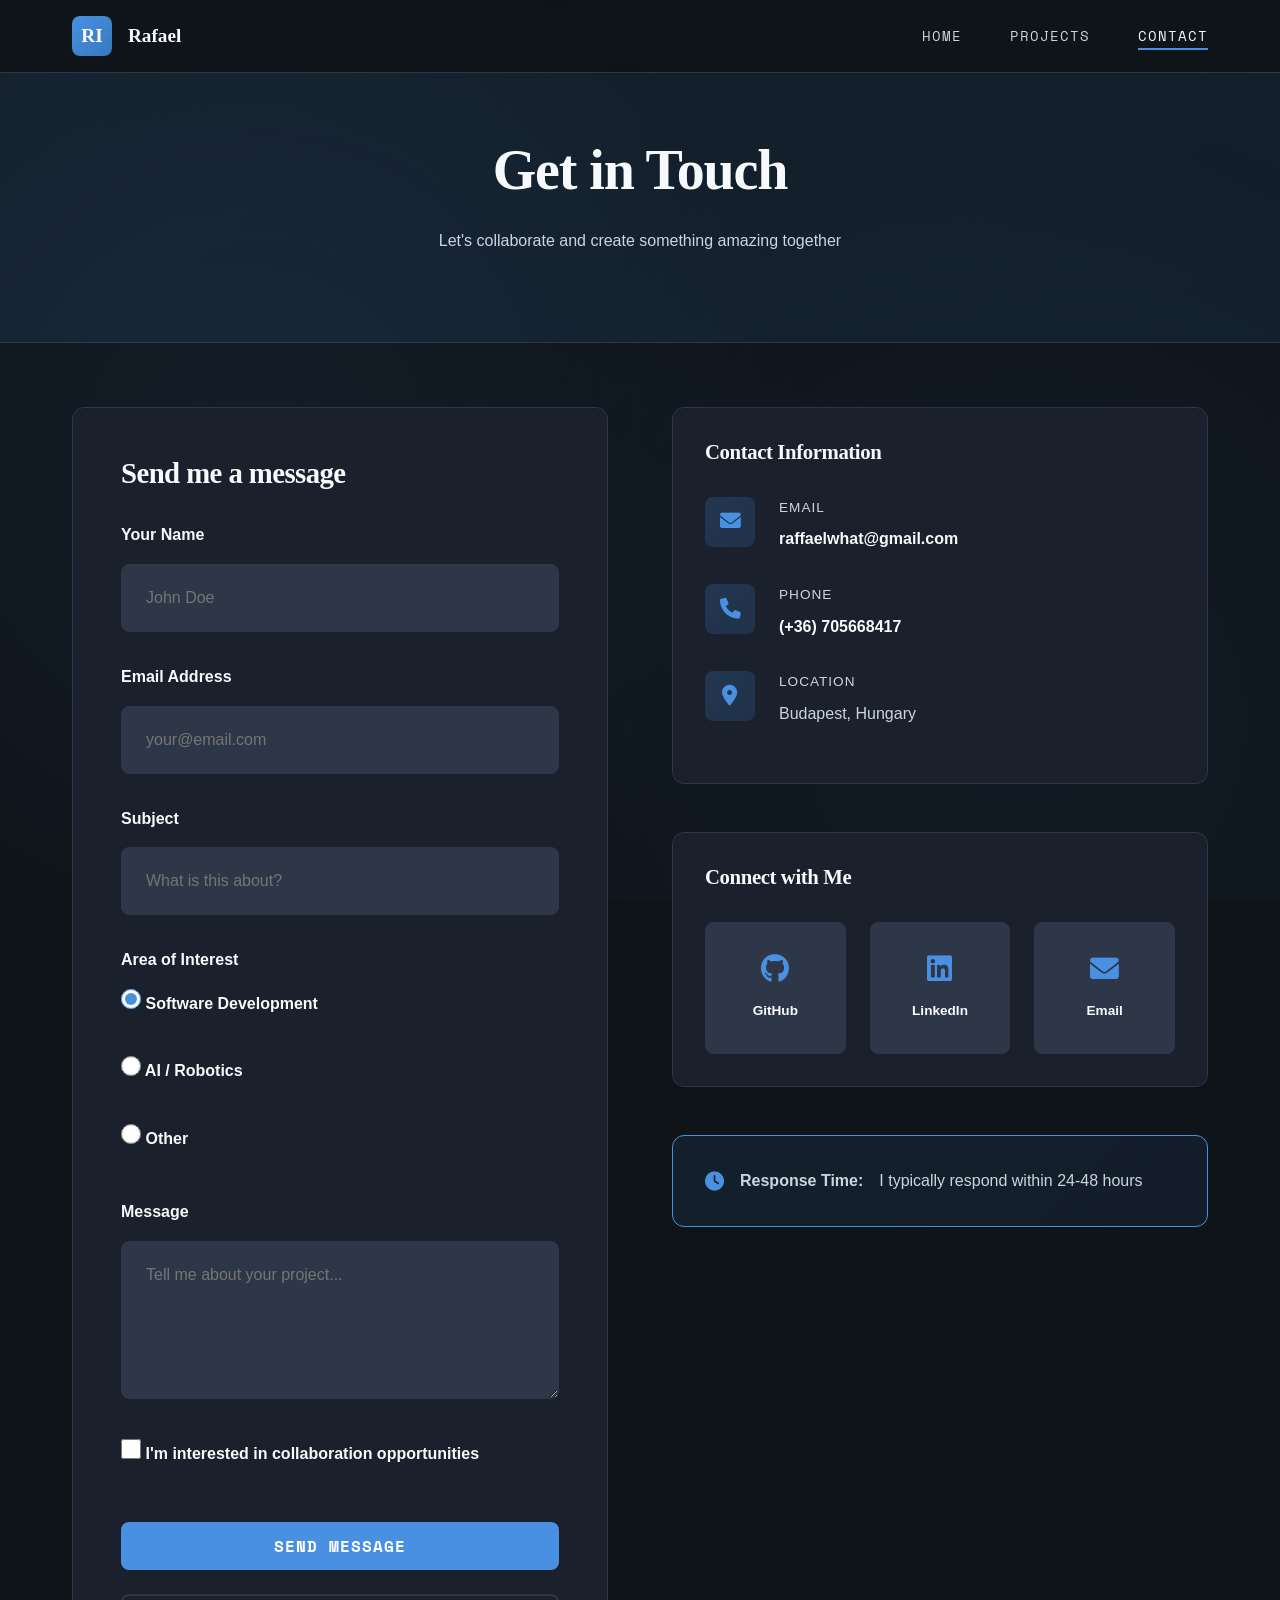
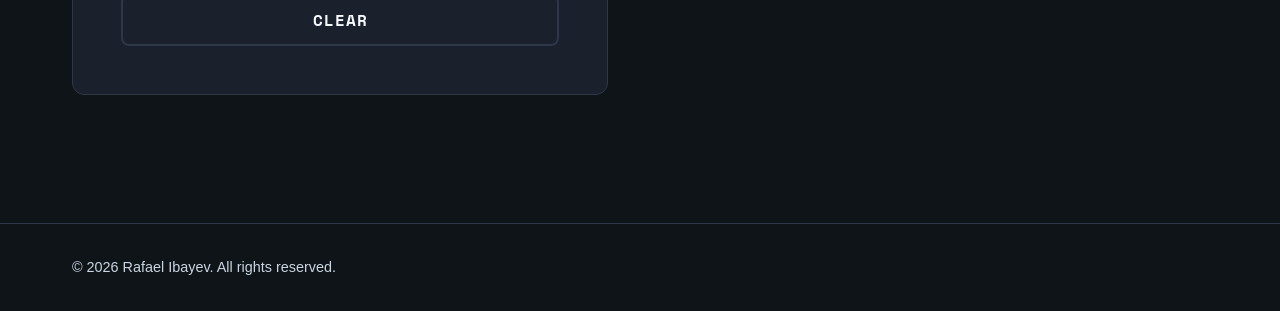
<file: contact.html>
<!DOCTYPE html>
<html lang="en"> <head>
    <meta charset="UTF-8"> <meta name="viewport" content="width=device-width, initial-scale=1.0">
    <title>Contact – Portfolio of Rafael Ibayev</title>
    <link rel="stylesheet" href="style.css">
    <link rel="stylesheet" href="https://cdnjs.cloudflare.com/ajax/libs/font-awesome/6.0.0/css/all.min.css">
    <link href="https://fonts.googleapis.com/css2?family=Space+Mono:wght@400;700&family=Lora:wght@600;700;800&display=swap" rel="stylesheet">
</head>
<body>
    <nav class="navbar">
        <div class="nav-wrapper">
            <div class="logo-section">
                <div class="logo">RI</div>
                <span class="logo-text">Rafael</span>
            </div>
            <ul class="nav-menu">
                <li><a href="index.html" class="nav-link">Home</a></li>
                <li><a href="projects.html" class="nav-link">Projects</a></li>
                <li><a href="contact.html" class="nav-link active">Contact</a></li>
            </ul>
            <div class="hamburger">
                <span></span><span></span><span></span>
            </div>
        </div>
    </nav>

    <main>
        <section class="contact-header">
            <div class="container">
                <h1>Get in Touch</h1>
                <p class="subtitle">Let's collaborate and create something amazing together</p>
            </div>
        </section>

        <section class="contact-section">
            <div class="container">
                <div class="contact-grid">
                    <div class="contact-form-wrapper">
                        <h2>Send me a message</h2>
                        <form class="contact-form" id="contactForm" method="post" action="mailto:raffaelwhat@gmail.com" enctype="text/plain">
                            <div class="form-group">
                                <label for="name">Your Name</label> <input type="text" id="name" name="name" required placeholder="John Doe" maxlength="50"> </div>

                            <div class="form-group">
                                <label for="email">Email Address</label>
                                <input type="email" id="email" name="email" required placeholder="your@email.com" maxlength="60">
                            </div>

                            <div class="form-group">
                                <label for="subject">Subject</label>
                                <input type="text" id="subject" name="subject" required placeholder="What is this about?" maxlength="100">
                            </div>

                            <div class="form-group">
                                <label>Area of Interest</label> <div class="radio-group">
                                    <label class="radio-label" for="interest-dev">
                                        <input type="radio" id="interest-dev" name="interest" value="development" checked>
                                        <span>Software Development</span>
                                    </label>
                                    <label class="radio-label" for="interest-ai">
                                        <input type="radio" id="interest-ai" name="interest" value="ai">
                                        <span>AI / Robotics</span>
                                    </label>
                                    <label class="radio-label" for="interest-other">
                                        <input type="radio" id="interest-other" name="interest" value="other">
                                        <span>Other</span>
                                    </label>
                                </div>
                            </div>

                            <div class="form-group">
                                <label for="message">Message</label> <textarea id="message" name="message" required placeholder="Tell me about your project..." rows="6" maxlength="1000"></textarea>
                            </div>

                            <div class="form-group checkbox-group">
                                <label class="checkbox-label" for="consent"> <input type="checkbox" id="consent" name="consent" required>
                                    <span>I'm interested in collaboration opportunities</span>
                                </label>
                            </div>

                            <button type="submit" class="btn btn-primary btn-large">Send Message</button>
                            <button type="reset" class="btn btn-secondary btn-large">Clear</button>
                        </form>
                    </div>

                    <div class="contact-info-wrapper">
                        <div class="contact-info-box">
                            <h3>Contact Information</h3>
                            <div class="info-item">
                                <div class="info-icon"><i class="fas fa-envelope"></i></div>
                                <div class="info-content">
                                    <p class="info-label">Email</p>
                                    <a href="mailto:raffaelwhat@gmail.com">raffaelwhat@gmail.com</a>
                                </div>
                            </div>

                            <div class="info-item">
                                <div class="info-icon"><i class="fas fa-phone"></i></div>
                                <div class="info-content">
                                    <p class="info-label">Phone</p>
                                    <a href="tel:+36705668417">(+36) 705668417</a>
                                </div>
                            </div>

                            <div class="info-item">
                                <div class="info-icon"><i class="fas fa-map-marker-alt"></i></div>
                                <div class="info-content">
                                    <p class="info-label">Location</p>
                                    <p>Budapest, Hungary</p>
                                </div>
                            </div>
                        </div>

                        <div class="social-box">
                            <h3>Connect with Me</h3>
                            <div class="social-links-grid">
                                <a href="https://github.com/falafell99" class="social-card" target="_blank">
                                    <i class="fab fa-github"></i>
                                    <span>GitHub</span>
                                </a>
                                <a href="https://www.linkedin.com/in/rafael-ibayev-17889b334/" class="social-card" target="_blank">
                                    <i class="fab fa-linkedin"></i>
                                    <span>LinkedIn</span>
                                </a>
                                <a href="mailto:raffaelwhat@gmail.com" class="social-card">
                                    <i class="fas fa-envelope"></i>
                                    <span>Email</span>
                                </a>
                            </div>
                        </div>

                        <div class="response-time-box">
                            <p>
                                <i class="fas fa-clock"></i>
                                <strong>Response Time:</strong> I typically respond within 24-48 hours
                            </p>
                        </div>
                    </div>
                </div>
            </div>
        </section>
    </main>

    <footer class="footer">
        <div class="container">
            <p>&copy; 2026 Rafael Ibayev. All rights reserved.</p>
        </div>
    </footer>
</body>
</html>
</file>
<file: style.css>
/* ================================
   VARIABLES & THEME
   ================================ */

:root {
    /* Colors */
    --bg-primary: #0f1419;
    --bg-secondary: #1a202c;
    --bg-tertiary: #2d3748;
    --text-primary: #f7fafc;
    --text-secondary: #cbd5e0;
    --accent-primary: #4a90e2;
    --accent-secondary: #357abd;
    --accent-tertiary: #c0d9f5;
    --border-color: #2d3748;
    
    /* Spacing */
    --spacing-xs: 0.5rem;
    --spacing-sm: 1rem;
    --spacing-md: 1.5rem;
    --spacing-lg: 2rem;
    --spacing-xl: 3rem;
    --spacing-2xl: 4rem;
    
    /* Typography */
    --font-serif: 'Palatino', 'Palatino Linotype', serif;
    --font-mono: 'Space Mono', monospace;
    --font-sans: -apple-system, BlinkMacSystemFont, 'Segoe UI', sans-serif;
    
    /* Transitions */
    --transition-fast: 0.2s ease;
    --transition-normal: 0.35s ease;
    --transition-slow: 0.5s ease;
}

/* ================================
   GLOBAL STYLES
   ================================ */

* {
    margin: 0;
    padding: 0;
    box-sizing: border-box;
}

html {
    scroll-behavior: smooth;
}

body {
    background: linear-gradient(135deg, #0f1419 0%, #1a2335 50%, #0d1117 100%);
    color: var(--text-primary);
    font-family: var(--font-sans);
    line-height: 1.6;
    min-height: 100vh;
    overflow-x: hidden;
    position: relative;
}

body::before {
    content: '';
    position: fixed;
    top: 0;
    left: 0;
    right: 0;
    bottom: 0;
    background: radial-gradient(circle at 20% 50%, rgba(74, 144, 226, 0.08) 0%, transparent 50%),
                radial-gradient(circle at 80% 80%, rgba(53, 122, 189, 0.08) 0%, transparent 50%);
    pointer-events: none;
    z-index: 0;
}

.container {
    max-width: 1200px;
    margin: 0 auto;
    padding: 0 var(--spacing-lg);
    position: relative;
    z-index: 1;
}

/* ================================
   TYPOGRAPHY
   ================================ */

h1, h2, h3, h4, h5, h6 {
    font-family: var(--font-serif);
    font-weight: 700;
    line-height: 1.2;
    letter-spacing: -0.02em;
}

h1 { font-size: 3.5rem; }
h2 { font-size: 2.5rem; }
h3 { font-size: 1.5rem; }
h4 { font-size: 1.25rem; }

p {
    font-size: 1rem;
    color: var(--text-secondary);
    margin-bottom: var(--spacing-md);
}

a {
    color: var(--accent-primary);
    text-decoration: none;
    transition: color var(--transition-fast);
}

a:hover {
    color: var(--accent-secondary);
}

/* ================================
   BUTTONS
   ================================ */

.btn {
    display: inline-flex;
    align-items: center;
    justify-content: center;
    gap: var(--spacing-sm);
    padding: 0.75rem 1.5rem;
    border: 2px solid transparent;
    border-radius: 8px;
    font-weight: 600;
    font-size: 0.95rem;
    cursor: pointer;
    transition: all var(--transition-fast);
    font-family: var(--font-mono);
    text-transform: uppercase;
    letter-spacing: 1px;
}

.btn-large {
    padding: 1rem 2rem;
    font-size: 1rem;
    width: 100%;
    margin-top: var(--spacing-md);
}

.btn-primary {
    background: linear-gradient(135deg, #4a90e2 0%, #357abd 100%);
    color: white;
    border-color: transparent;
}

.btn-primary:hover {
    transform: translateY(-3px);
    box-shadow: 0 15px 40px rgba(74, 144, 226, 0.4);
}

.btn-secondary {
    background: transparent;
    color: var(--text-primary);
    border-color: var(--border-color);
}

.btn-secondary:hover {
    background: var(--bg-tertiary);
    border-color: var(--accent-primary);
}

/* ================================
   NAVBAR
   ================================ */

.navbar {
    position: sticky;
    top: 0;
    z-index: 1000;
    background: rgba(15, 20, 25, 0.9);
    backdrop-filter: blur(10px);
    border-bottom: 1px solid var(--border-color);
    padding: var(--spacing-md) 0;
}

.nav-wrapper {
    display: flex;
    justify-content: space-between;
    align-items: center;
    max-width: 1200px;
    margin: 0 auto;
    padding: 0 var(--spacing-lg);
}

.logo-section {
    display: flex;
    align-items: center;
    gap: var(--spacing-sm);
}

.logo {
    width: 40px;
    height: 40px;
    background: linear-gradient(135deg, var(--accent-primary) 0%, var(--accent-secondary) 100%);
    border-radius: 8px;
    display: flex;
    align-items: center;
    justify-content: center;
    font-weight: 800;
    font-size: 1.2rem;
    color: white;
    font-family: var(--font-serif);
}

.logo-text {
    font-family: var(--font-serif);
    font-size: 1.2rem;
    font-weight: 700;
    display: none;
}

@media (min-width: 768px) {
    .logo-text {
        display: block;
    }
}

.nav-menu {
    display: flex;
    list-style: none;
    gap: var(--spacing-xl);
}

.nav-link {
    color: var(--text-secondary);
    font-family: var(--font-mono);
    font-size: 0.9rem;
    text-transform: uppercase;
    letter-spacing: 1px;
    transition: color var(--transition-fast);
    position: relative;
}

.nav-link::after {
    content: '';
    position: absolute;
    bottom: -4px;
    left: 0;
    width: 0;
    height: 2px;
    background: var(--accent-primary);
    transition: width var(--transition-fast);
}

.nav-link:hover::after,
.nav-link.active::after {
    width: 100%;
}

.nav-link:hover,
.nav-link.active {
    color: var(--text-primary);
}

.hamburger {
    display: none;
    flex-direction: column;
    cursor: pointer;
    gap: 5px;
}

.hamburger span {
    width: 25px;
    height: 3px;
    background: var(--text-primary);
    border-radius: 2px;
    transition: all var(--transition-fast);
}

@media (max-width: 768px) {
    .nav-menu {
        display: none;
    }
    .hamburger {
        display: flex;
    }
}

/* ================================
   HERO SECTION
   ================================ */

.hero {
    padding: var(--spacing-2xl) 0;
    min-height: 85vh;
    display: flex;
    align-items: center;
    animation: fadeInUp 0.8s ease 0.2s both;
}

.hero .container {
    display: grid;
    grid-template-columns: 1fr 1fr;
    gap: var(--spacing-2xl);
    align-items: center;
}

.hero-content h1 {
    margin-bottom: var(--spacing-md);
    animation: fadeInUp 0.8s ease 0.3s both;
}

.gradient-text {
    background: linear-gradient(135deg, #10b981 0%, #059669 100%);
    -webkit-background-clip: text;
    -webkit-text-fill-color: transparent;
    background-clip: text;
}

.hero-subtitle {
    font-family: var(--font-mono);
    font-size: 1.1rem;
    color: var(--accent-primary);
    text-transform: uppercase;
    letter-spacing: 2px;
    margin-bottom: var(--spacing-sm);
    animation: fadeInUp 0.8s ease 0.4s both;
}

.hero-description {
    font-size: 1.1rem;
    line-height: 1.8;
    margin-bottom: var(--spacing-xl);
    animation: fadeInUp 0.8s ease 0.5s both;
}

.hero-cta {
    display: flex;
    gap: var(--spacing-md);
    margin-bottom: var(--spacing-xl);
    animation: fadeInUp 0.8s ease 0.6s both;
    flex-wrap: wrap;
}

.social-icons {
    display: flex;
    gap: var(--spacing-lg);
    animation: fadeInUp 0.8s ease 0.7s both;
}

.social-link {
    width: 50px;
    height: 50px;
    border: 2px solid var(--border-color);
    border-radius: 8px;
    display: flex;
    align-items: center;
    justify-content: center;
    font-size: 1.5rem;
    transition: all var(--transition-fast);
    color: var(--text-primary);
}

.social-link:hover {
    background: linear-gradient(135deg, #4a90e2 0%, #357abd 100%);
    border-color: transparent;
    color: white;
    transform: translateY(-5px);
}

.hero-visual {
    position: relative;
    height: 400px;
    display: none;
}

@media (min-width: 1024px) {
    .hero-visual {
        display: flex;
        align-items: center;
        justify-content: center;
    }
}

.hero-image {
    position: relative;
    width: 100%;
    height: 100%;
    border-radius: 16px;
    overflow: hidden;
    border: 2px solid var(--border-color);
    box-shadow: 0 20px 60px rgba(74, 144, 226, 0.2);
}

.hero-img {
    width: 100%;
    height: 100%;
    object-fit: cover;
    transition: transform var(--transition-slow);
}

.hero-image:hover .hero-img {
    transform: scale(1.05);
}

.floating-card {
    position: absolute;
    width: 150px;
    height: 150px;
    border: 2px solid var(--border-color);
    border-radius: 12px;
    display: flex;
    align-items: center;
    justify-content: center;
    background: rgba(30, 41, 59, 0.5);
    backdrop-filter: blur(10px);
    animation: float 3s ease-in-out infinite;
}

.card-1 {
    top: 0;
    right: 0;
    animation-delay: 0s;
}

.card-2 {
    top: 150px;
    right: 120px;
    animation-delay: 0.5s;
}

.card-3 {
    bottom: 50px;
    right: 30px;
    animation-delay: 1s;
}

.card-label {
    font-family: var(--font-mono);
    font-size: 0.9rem;
    text-transform: uppercase;
    letter-spacing: 1px;
    text-align: center;
    color: var(--accent-primary);
}

@keyframes float {
    0%, 100% {
        transform: translateY(0px);
    }
    50% {
        transform: translateY(-20px);
    }
}

@keyframes fadeInUp {
    from {
        opacity: 0;
        transform: translateY(30px);
    }
    to {
        opacity: 1;
        transform: translateY(0);
    }
}

/* ================================
   ABOUT SECTION
   ================================ */

.about {
    padding: var(--spacing-2xl) 0;
    background: rgba(26, 35, 53, 0.3);
    border-top: 1px solid var(--border-color);
    border-bottom: 1px solid var(--border-color);
}

.section-title {
    margin-bottom: var(--spacing-xl);
    text-align: center;
}

.about-content {
    display: grid;
    grid-template-columns: 1fr 1fr;
    gap: var(--spacing-2xl);
    align-items: start;
}

.about-text p {
    font-size: 1.05rem;
    line-height: 1.8;
}

.skills-grid {
    display: flex;
    flex-direction: column;
    gap: var(--spacing-xl);
}

.skill-category h3 {
    margin-bottom: var(--spacing-md);
    font-size: 1.1rem;
}

.skill-tags {
    display: flex;
    flex-wrap: wrap;
    gap: var(--spacing-sm);
}

.tag {
    background: var(--bg-tertiary);
    border: 1px solid var(--border-color);
    padding: 0.5rem 1rem;
    border-radius: 20px;
    font-size: 0.9rem;
    color: var(--text-secondary);
    transition: all var(--transition-fast);
}

.tag:hover {
    background: var(--accent-primary);
    border-color: var(--accent-primary);
    color: white;
    transform: translateY(-3px);
}

.tag.accent {
    background: linear-gradient(135deg, rgba(99, 102, 241, 0.2) 0%, rgba(139, 92, 246, 0.2) 100%);
    border-color: var(--accent-primary);
    color: var(--accent-primary);
}

@media (max-width: 768px) {
    .about-content {
        grid-template-columns: 1fr;
    }
}

/* ================================
   ACHIEVEMENTS SECTION
   ================================ */

.achievements {
    padding: var(--spacing-2xl) 0;
}

.achievements-grid {
    display: grid;
    grid-template-columns: repeat(auto-fit, minmax(250px, 1fr));
    gap: var(--spacing-lg);
}

.achievement-card {
    background: linear-gradient(135deg, rgba(74, 144, 226, 0.15) 0%, rgba(53, 122, 189, 0.15) 100%);
    border: 2px solid var(--border-color);
    padding: var(--spacing-lg);
    border-radius: 16px;
    text-align: center;
    transition: all var(--transition-normal);
    position: relative;
    overflow: hidden;
}

.achievement-card::before {
    content: '';
    position: absolute;
    top: 0;
    left: -100%;
    width: 100%;
    height: 100%;
    background: linear-gradient(135deg, rgba(74, 144, 226, 0.3) 0%, transparent 100%);
    transition: left var(--transition-normal);
}

.achievement-card:hover::before {
    left: 100%;
}

.achievement-card:hover {
    border-color: var(--accent-primary);
    transform: translateY(-10px);
    box-shadow: 0 25px 50px rgba(74, 144, 226, 0.3);
}

.medal-container {
    width: 100%;
    margin-bottom: 15px;
}

.medal-photo {
    width: 100%;
    height: 180px; 
    object-fit: contain; /* Чтобы сертификат был виден целиком */
    background-color: #f8fafc; /* Светлый фон для пустых мест по бокам */
}

.card-img {
    width: 100%;
    height: 250px;
    object-fit: cover;
}

.medal-photo:hover {
    transform: scale(1.1) rotate(5deg);
    box-shadow: 0 12px 30px rgba(0, 0, 0, 0.4);
}

.medal-icon {
    width: 80px;
    height: 80px;
    margin: 0 auto var(--spacing-md);
    display: flex;
    align-items: center;
    justify-content: center;
    font-size: 2.5rem;
    border-radius: 50%;
    transition: all var(--transition-normal);
    box-shadow: 0 8px 20px rgba(0, 0, 0, 0.3);
}

.medal-icon:hover {
    transform: scale(1.1) rotate(5deg);
    box-shadow: 0 12px 30px rgba(0, 0, 0, 0.4);
}

.medal-icon.gold {
    background: linear-gradient(135deg, #fbbf24 0%, #f59e0b 100%);
    color: #78350f;
}

.medal-icon.silver {
    background: linear-gradient(135deg, #e5e7eb 0%, #d1d5db 100%);
    color: #374151;
}

.medal-icon.bronze {
    background: linear-gradient(135deg, #d97706 0%, #b45309 100%);
    color: white;
}

.achievement-card h3 {
    margin-bottom: var(--spacing-sm);
}

.achievement-card p {
    font-size: 0.95rem;
    margin-bottom: var(--spacing-xs);
}

.meta {
    font-family: var(--font-mono);
    font-size: 0.85rem;
    color: var(--accent-primary);
    text-transform: uppercase;
    letter-spacing: 1px;
}

/* ================================
   FEATURED PROJECTS
   ================================ */

.featured-projects {
    padding: var(--spacing-2xl) 0;
    background: rgba(26, 35, 53, 0.3);
    border-top: 1px solid var(--border-color);
    border-bottom: 1px solid var(--border-color);
}

.projects-preview {
    display: grid;
    grid-template-columns: repeat(auto-fit, minmax(320px, 1fr));
    gap: var(--spacing-lg);
    margin-bottom: var(--spacing-2xl);
}

.project-preview-card {
    background: var(--bg-secondary);
    border: 1px solid var(--border-color);
    padding: var(--spacing-lg);
    border-radius: 12px;
    transition: all var(--transition-normal);
    overflow: hidden;
}

.project-preview-card:hover {
    border-color: var(--accent-primary);
    transform: translateY(-8px);
    box-shadow: 0 20px 40px rgba(74, 144, 226, 0.2);
}

.project-card-image {
    width: calc(100% + 2 * var(--spacing-lg));
    margin: calc(-1 * var(--spacing-lg)) calc(-1 * var(--spacing-lg)) var(--spacing-lg) calc(-1 * var(--spacing-lg));
    height: 200px;
    border-radius: 12px 12px 0 0;
    overflow: hidden;
}

.card-img {
    width: 100%;
    height: 100%;
    object-fit: cover;
    transition: transform var(--transition-normal);
}

.project-preview-card:hover .card-img {
    transform: scale(1.05);
}

.project-badge {
    display: inline-block;
    background: linear-gradient(135deg, #4a90e2 0%, #357abd 100%);
    color: white;
    padding: 0.4rem 1rem;
    border-radius: 20px;
    font-size: 0.75rem;
    text-transform: uppercase;
    letter-spacing: 1px;
    margin-bottom: var(--spacing-md);
    font-weight: 600;
}

.project-preview-card h3 {
    margin-bottom: var(--spacing-sm);
}

.project-preview-card p {
    font-size: 0.95rem;
    margin-bottom: var(--spacing-md);
    line-height: 1.6;
}

.tech-stack {
    display: flex;
    flex-wrap: wrap;
    gap: var(--spacing-xs);
    margin-bottom: var(--spacing-md);
}

.tech-stack span {
    background: var(--bg-tertiary);
    padding: 0.3rem 0.7rem;
    border-radius: 4px;
    font-size: 0.8rem;
    color: var(--accent-primary);
    font-family: var(--font-mono);
}

.project-link {
    color: var(--accent-primary);
    font-weight: 600;
    font-family: var(--font-mono);
    transition: all var(--transition-fast);
    display: inline-flex;
    align-items: center;
}

.project-link:hover {
    gap: 0.5rem;
}

.view-all-projects {
    text-align: center;
}

/* ================================
   PROJECTS PAGE
   ================================ */

.projects-header {
    padding: var(--spacing-2xl) 0;
    text-align: center;
    background: linear-gradient(135deg, rgba(74, 144, 226, 0.1) 0%, rgba(53, 122, 189, 0.1) 100%);
    border-bottom: 1px solid var(--border-color);
}

.projects-header h1 {
    margin-bottom: var(--spacing-md);
}

.projects-section {
    padding: var(--spacing-2xl) 0;
}

.project-item {
    margin-bottom: var(--spacing-2xl);
    padding-bottom: var(--spacing-2xl);
    border-bottom: 1px solid var(--border-color);
}

.project-item:last-child {
    border-bottom: none;
    margin-bottom: 0;
    padding-bottom: 0;
}

.project-grid {
    display: grid;
    grid-template-columns: 1fr 1fr;
    gap: var(--spacing-2xl);
    align-items: center;
}

@media (max-width: 768px) {
    .project-grid {
        grid-template-columns: 1fr;
    }
}

.project-image {
    height: 400px;
    border-radius: 12px;
    overflow: hidden;
    position: relative;
}

.project-img {
    width: 100%;
    height: 100%;
    object-fit: cover;
    border: 2px solid var(--border-color);
    border-radius: 12px;
    transition: all var(--transition-normal);
}

.project-image:hover .project-img {
    transform: scale(1.05);
    filter: brightness(0.8);
}

.image-overlay {
    position: absolute;
    top: 0;
    left: 0;
    right: 0;
    bottom: 0;
    display: flex;
    align-items: center;
    justify-content: center;
    background: rgba(0, 0, 0, 0.3);
    opacity: 0;
    transition: opacity var(--transition-normal);
}

.project-image:hover .image-overlay {
    opacity: 1;
}

.overlay-label {
    background: linear-gradient(135deg, var(--accent-primary) 0%, var(--accent-secondary) 100%);
    color: white;
    padding: 0.75rem 1.5rem;
    border-radius: 20px;
    font-weight: 600;
    font-size: 0.9rem;
    text-transform: uppercase;
    letter-spacing: 1px;
}

.project-details {
    display: flex;
    flex-direction: column;
    gap: var(--spacing-lg);
}

.project-header h2 {
    margin: var(--spacing-sm) 0;
}

.project-year {
    font-family: var(--font-mono);
    font-size: 0.9rem;
    color: var(--accent-primary);
    text-transform: uppercase;
    letter-spacing: 1px;
}

.project-tag {
    display: inline-block;
    padding: 0.4rem 1rem;
    border-radius: 20px;
    font-size: 0.75rem;
    text-transform: uppercase;
    letter-spacing: 1px;
    font-weight: 600;
    margin-bottom: var(--spacing-md);
    width: fit-content;
}

.project-tag.ml {
    background: linear-gradient(135deg, rgba(74, 144, 226, 0.2) 0%, rgba(53, 122, 189, 0.2) 100%);
    color: var(--accent-primary);
    border: 1px solid var(--accent-primary);
}

.project-tag.robotics {
    background: linear-gradient(135deg, rgba(74, 144, 226, 0.2) 0%, rgba(192, 217, 245, 0.2) 100%);
    color: #4a90e2;
    border: 1px solid #4a90e2;
}

.project-tag.cv {
    background: linear-gradient(135deg, rgba(53, 122, 189, 0.2) 0%, rgba(74, 144, 226, 0.2) 100%);
    color: #357abd;
    border: 1px solid #357abd;
}

.project-tag.engineering {
    background: linear-gradient(135deg, rgba(74, 144, 226, 0.2) 0%, rgba(53, 122, 189, 0.2) 100%);
    color: var(--accent-primary);
    border: 1px solid var(--accent-primary);
}

.project-description {
    display: flex;
    flex-direction: column;
    gap: var(--spacing-md);
}

.project-tech {
    padding: var(--spacing-lg);
    background: var(--bg-tertiary);
    border-radius: 8px;
    border: 1px solid var(--border-color);
}

.project-tech h4 {
    margin-bottom: var(--spacing-md);
}

.tech-badges {
    display: flex;
    flex-wrap: wrap;
    gap: var(--spacing-sm);
}

.tech-badge {
    background: linear-gradient(135deg, rgba(99, 102, 241, 0.2) 0%, rgba(139, 92, 246, 0.2) 100%);
    border: 1px solid var(--accent-primary);
    padding: 0.5rem 1rem;
    border-radius: 6px;
    font-size: 0.85rem;
    color: var(--accent-primary);
    font-family: var(--font-mono);
}

.project-links {
    display: flex;
    gap: var(--spacing-md);
    flex-wrap: wrap;
}

.project-link-btn {
    display: inline-flex;
    align-items: center;
    gap: var(--spacing-sm);
    padding: 0.75rem 1.5rem;
    background: linear-gradient(135deg, #4a90e2 0%, #357abd 100%);
    color: white;
    border-radius: 8px;
    font-weight: 600;
    transition: all var(--transition-fast);
}

.project-link-btn:hover {
    transform: translateY(-3px);
    box-shadow: 0 15px 40px rgba(74, 144, 226, 0.3);
}

/* ================================
   MORE PROJECTS
   ================================ */

.more-projects {
    padding: var(--spacing-2xl) 0;
    background: rgba(26, 35, 53, 0.3);
    border-top: 1px solid var(--border-color);
    border-bottom: 1px solid var(--border-color);
}

.mini-projects-grid {
    display: grid;
    grid-template-columns: repeat(auto-fit, minmax(250px, 1fr));
    gap: var(--spacing-lg);
}

.mini-project {
    background: var(--bg-secondary);
    border: 1px solid var(--border-color);
    padding: var(--spacing-lg);
    border-radius: 12px;
    text-align: center;
    transition: all var(--transition-normal);
}

.mini-project:hover {
    border-color: var(--accent-primary);
    transform: translateY(-5px);
}

.mini-project h3 {
    display: flex;
    align-items: center;
    justify-content: center;
    gap: var(--spacing-sm);
    margin-bottom: var(--spacing-md);
    font-size: 1.3rem;
}

.mini-project i {
    color: var(--accent-primary);
}

.mini-project p {
    font-size: 0.95rem;
}

/* ================================
   CONTACT PAGE
   ================================ */

.contact-header {
    padding: var(--spacing-2xl) 0;
    text-align: center;
    background: linear-gradient(135deg, rgba(74, 144, 226, 0.1) 0%, rgba(53, 122, 189, 0.1) 100%);
    border-bottom: 1px solid var(--border-color);
}

.contact-header h1 {
    margin-bottom: var(--spacing-md);
}

.contact-section {
    padding: var(--spacing-2xl) 0;
}

.contact-grid {
    display: grid;
    grid-template-columns: 1fr 1fr;
    gap: var(--spacing-2xl);
}

@media (max-width: 968px) {
    .contact-grid {
        grid-template-columns: 1fr;
    }
}

.contact-form-wrapper {
    background: var(--bg-secondary);
    border: 1px solid var(--border-color);
    padding: var(--spacing-xl);
    border-radius: 12px;
}

.contact-form-wrapper h2 {
    margin-bottom: var(--spacing-lg);
    font-size: 1.8rem;
}

.form-group {
    margin-bottom: var(--spacing-lg);
}

.form-group label {
    display: block;
    margin-bottom: var(--spacing-sm);
    font-weight: 600;
    color: var(--text-primary);
}

.form-group input[type="text"],
.form-group input[type="email"],
.form-group textarea {
    width: 100%;
    padding: var(--spacing-md);
    background: var(--bg-tertiary);
    border: 1px solid var(--border-color);
    border-radius: 8px;
    color: var(--text-primary);
    font-family: var(--font-sans);
    font-size: 1rem;
    transition: all var(--transition-fast);
}

.form-group input[type="text"]:focus,
.form-group input[type="email"]:focus,
.form-group textarea:focus {
    outline: none;
    border-color: var(--accent-primary);
    background: var(--bg-tertiary);
    box-shadow: 0 0 0 3px rgba(99, 102, 241, 0.1);
}

.radio-group {
    display: flex;
    flex-direction: column;
    gap: var(--spacing-md);
}

.radio-label {
    display: flex;
    align-items: center;
    gap: var(--spacing-sm);
    cursor: pointer;
    color: var(--text-secondary);
    transition: color var(--transition-fast);
}

.radio-label:hover {
    color: var(--text-primary);
}

.radio-label input[type="radio"] {
    width: 20px;
    height: 20px;
    cursor: pointer;
    accent-color: var(--accent-primary);
}

.checkbox-group {
    margin-top: var(--spacing-lg);
}

.checkbox-label {
    display: flex;
    align-items: center;
    gap: var(--spacing-sm);
    cursor: pointer;
    color: var(--text-secondary);
}

.checkbox-label input[type="checkbox"] {
    width: 20px;
    height: 20px;
    cursor: pointer;
    accent-color: var(--accent-primary);
}

.form-message {
    margin-top: var(--spacing-md);
    padding: var(--spacing-md);
    border-radius: 8px;
    text-align: center;
    display: none;
}

.form-message.success {
    display: block;
    background: rgba(34, 197, 94, 0.1);
    color: #22c55e;
    border: 1px solid rgba(34, 197, 94, 0.3);
}

.form-message.error {
    display: block;
    background: rgba(239, 68, 68, 0.1);
    color: #ef4444;
    border: 1px solid rgba(239, 68, 68, 0.3);
}

.contact-info-wrapper {
    display: flex;
    flex-direction: column;
    gap: var(--spacing-xl);
}

.contact-info-box,
.social-box,
.response-time-box {
    background: var(--bg-secondary);
    border: 1px solid var(--border-color);
    padding: var(--spacing-lg);
    border-radius: 12px;
}

.contact-info-box h3,
.social-box h3 {
    margin-bottom: var(--spacing-lg);
    font-size: 1.3rem;
}

.info-item {
    display: flex;
    gap: var(--spacing-md);
    margin-bottom: var(--spacing-lg);
}

.info-item:last-child {
    margin-bottom: 0;
}

.info-icon {
    width: 50px;
    height: 50px;
    display: flex;
    align-items: center;
    justify-content: center;
    background: linear-gradient(135deg, rgba(74, 144, 226, 0.2) 0%, rgba(53, 122, 189, 0.2) 100%);
    border-radius: 8px;
    color: var(--accent-primary);
    font-size: 1.3rem;
    flex-shrink: 0;
}

.info-content {
    flex: 1;
}

.info-label {
    color: var(--text-secondary);
    font-size: 0.85rem;
    text-transform: uppercase;
    letter-spacing: 1px;
    margin-bottom: var(--spacing-xs);
}

.info-content a {
    color: var(--text-primary);
    font-weight: 600;
}

.social-links-grid {
    display: grid;
    grid-template-columns: repeat(3, 1fr);
    gap: var(--spacing-md);
}

.social-card {
    display: flex;
    flex-direction: column;
    align-items: center;
    justify-content: center;
    padding: var(--spacing-lg);
    background: var(--bg-tertiary);
    border: 1px solid var(--border-color);
    border-radius: 8px;
    transition: all var(--transition-normal);
    color: var(--text-primary);
}

.social-card:hover {
    background: linear-gradient(135deg, rgba(74, 144, 226, 0.2) 0%, rgba(53, 122, 189, 0.2) 100%);
    border-color: var(--accent-primary);
    transform: translateY(-5px);
}

.social-card i {
    font-size: 1.8rem;
    margin-bottom: var(--spacing-sm);
    color: var(--accent-primary);
}

.social-card span {
    font-size: 0.85rem;
    font-weight: 600;
}

.response-time-box {
    padding: var(--spacing-lg);
    background: linear-gradient(135deg, rgba(74, 144, 226, 0.1) 0%, rgba(53, 122, 189, 0.1) 100%);
    border: 1px solid var(--accent-primary);
}

.response-time-box p {
    display: flex;
    align-items: center;
    gap: var(--spacing-sm);
    margin: 0;
}

.response-time-box i {
    color: var(--accent-primary);
    font-size: 1.2rem;
}

/* ================================
   CTA SECTION
   ================================ */

.cta-section {
    padding: var(--spacing-2xl) 0;
    text-align: center;
    background: linear-gradient(135deg, rgba(74, 144, 226, 0.15) 0%, rgba(53, 122, 189, 0.15) 100%);
    border-top: 1px solid var(--border-color);
    border-bottom: 1px solid var(--border-color);
}

.cta-section h2 {
    margin-bottom: var(--spacing-md);
    background: linear-gradient(135deg, #4a90e2 0%, #357abd 100%);
    -webkit-background-clip: text;
    -webkit-text-fill-color: transparent;
    background-clip: text;
}

.cta-section p {
    font-size: 1.1rem;
    margin-bottom: var(--spacing-lg);
    color: var(--text-secondary);
}

/* ================================
   FOOTER
   ================================ */

.footer {
    padding: var(--spacing-lg) 0;
    border-top: 1px solid var(--border-color);
    background: rgba(15, 20, 25, 0.5);
    margin-top: var(--spacing-2xl);
}

.footer .container {
    display: flex;
    justify-content: space-between;
    align-items: center;
}

.footer p {
    margin: 0;
    color: var(--text-secondary);
    font-size: 0.9rem;
}

.footer-links {
    display: flex;
    gap: var(--spacing-lg);
}

.footer-links a {
    color: var(--text-secondary);
    font-size: 0.9rem;
    transition: color var(--transition-fast);
}

.footer-links a:hover {
    color: var(--accent-primary);
}

@media (max-width: 768px) {
    .footer .container {
        flex-direction: column;
        gap: var(--spacing-md);
        text-align: center;
    }
}

/* ================================
   RESPONSIVE
   ================================ */

@media (max-width: 768px) {
    h1 { font-size: 2.5rem; }
    h2 { font-size: 1.8rem; }
    h3 { font-size: 1.3rem; }
    
    .hero .container {
        grid-template-columns: 1fr;
        gap: var(--spacing-lg);
    }
    
    .hero {
        min-height: auto;
        padding: var(--spacing-xl) 0;
    }
    
    .hero-cta {
        flex-direction: column;
    }
    
    .btn-large {
        width: 100%;
    }
    
    .about-content {
        grid-template-columns: 1fr;
    }
    
    .contact-grid {
        grid-template-columns: 1fr;
    }
}

@media (max-width: 480px) {
    :root {
        --spacing-lg: 1.5rem;
        --spacing-2xl: 2.5rem;
    }
    
    h1 { font-size: 2rem; }
    h2 { font-size: 1.5rem; }
    
    .container {
        padding: 0 var(--spacing-md);
    }
    
    .hero {
        padding: var(--spacing-lg) 0;
    }
    
    .social-icons {
        flex-wrap: wrap;
    }
}
/* Фикс для вертикального видео в проектах */
.prosthetic-media-container {
    display: flex;
    gap: 20px;
    margin-top: 20px;
}

.prosthetic-media-container video {
    max-height: 400px; /* Ограничиваем высоту вертикального видео */
    width: auto;
    border-radius: 12px;
    border: 1px solid #334155;
}

.prosthetic-media-container .project-img-small {
    width: 50%;
    object-fit: cover;
    border-radius: 12px;
}

@media (max-width: 768px) {
    .prosthetic-media-container {
        flex-direction: column;
    }
    .prosthetic-media-container .project-img-small {
        width: 100%;
    }
}

body { font-size: 1rem; }

/* Пункт 16: Visited ссылки выглядят иначе для контраста */
a:visited {
    color: var(--accent-tertiary);
    opacity: 0.8;
}

/* Пункт 18: Ссылки в текстовых блоках должны быть подчеркнуты (навсегда) */
.about-text p a, .project-description p a {
    text-decoration: underline;
}

/* Пункт 19: СТИЛИ ДЛЯ ПЕЧАТИ (ОБЯЗАТЕЛЬНО) */
@media print {
    /* Скрываем всё лишнее: меню, кнопки, видео, иконки */
    .navbar, .btn, .social-icons, .footer, .hamburger, .hero-cta, video, .project-links {
        display: none !important;
    }
    body {
        background: white !important;
        color: black !important;
    }
    .container {
        width: 100% !important;
        max-width: none !important;
        padding: 0 !important;
        margin: 0 !important;
    }
    h1, h2, h3 { color: black !important; }
    p { color: #333 !important; }
    /* Показываем ссылки в виде текста рядом с ними */
    a:after { content: " (" attr(href) ")"; font-size: 0.8rem; }
}

/* Стили для таблицы из Пункта 4 */
table th { font-family: var(--font-mono); background-color: var(--bg-tertiary); }
table td { border: 1px solid var(--border-color); }



CSS
/* ================================
   PREMIUM TABLE DESIGN (ELTE CRITERIA)
   ================================ */

/* Стиль самого спойлера */
details.project-metrics {
    margin: var(--spacing-xl) 0;
    background: rgba(26, 32, 44, 0.4); /* Полупрозрачный фон */
    border: 1px solid var(--border-color);
    border-radius: 12px;
    overflow: hidden;
    transition: all var(--transition-normal);
}

details.project-metrics[open] {
    border-color: var(--accent-primary);
    box-shadow: 0 10px 30px rgba(74, 144, 226, 0.1);
}

/* Кнопка-заголовок */
summary.metrics-title {
    padding: var(--spacing-md) var(--spacing-lg);
    cursor: pointer;
    font-family: var(--font-mono);
    font-weight: 700;
    color: var(--accent-primary);
    list-style: none; /* Убираем стандартную стрелочку */
    display: flex;
    align-items: center;
    gap: 10px;
    text-transform: uppercase;
    letter-spacing: 1px;
}

summary.metrics-title::before {
    content: '→';
    transition: transform 0.3s ease;
}

details[open] summary.metrics-title::before {
    transform: rotate(90deg);
}

/* Сама таблица */
.table-container {
    padding: 0 var(--spacing-lg) var(--spacing-lg);
    overflow-x: auto;
}

.styled-table {
    width: 100%;
    border-collapse: separate;
    border-spacing: 0;
    font-family: var(--font-mono);
    font-size: 0.9rem;
}

.styled-table caption {
    padding: 15px;
    font-family: var(--font-serif);
    color: var(--text-secondary);
    font-style: italic;
    text-align: left;
}

.styled-table th {
    background: rgba(74, 144, 226, 0.1);
    color: var(--text-primary);
    text-align: left;
    padding: 12px 15px;
    border-bottom: 2px solid var(--accent-primary);
}

.styled-table td {
    padding: 12px 15px;
    border-bottom: 1px solid var(--border-color);
    color: var(--text-secondary);
}

.styled-table tr:hover td {
    background: rgba(255, 255, 255, 0.03);
    color: var(--text-primary);
}

.styled-table tr:last-child td {
    border-bottom: none;
}


:root {
    --bg-primary: #0f1419;
    --bg-secondary: #1a202c;
    --accent-primary: #4a90e2;
    --text-primary: #f7fafc;
    --border-color: #2d3748;
    --font-mono: 'Space Mono', monospace;
    --spacing-lg: 2rem;
}

* { margin: 0; padding: 0; box-sizing: border-box; }
body { background: var(--bg-primary); color: var(--text-primary); font-family: sans-serif; line-height: 1.6; }
.container { max-width: 1200px; margin: 0 auto; padding: 0 var(--spacing-lg); }

/* НАВИГАЦИЯ И ГЛАВНОЕ */
.navbar { position: sticky; top: 0; z-index: 1000; background: rgba(15, 20, 25, 0.9); backdrop-filter: blur(10px); border-bottom: 1px solid var(--border-color); padding: 1rem 0; }
.nav-wrapper { display: flex; justify-content: space-between; align-items: center; max-width: 1200px; margin: 0 auto; padding: 0 var(--spacing-lg); }

/* СТИЛЬ ТАБЛИЦЫ ДЛЯ ПУНКТА 4 */
.project-metrics { margin: 2rem 0; background: var(--bg-secondary); padding: 1rem; border-radius: 12px; border: 1px solid var(--border-color); }
.metrics-title { cursor: pointer; font-family: var(--font-mono); color: var(--accent-primary); font-weight: bold; }
.styled-table { width: 100%; border-collapse: collapse; margin-top: 1rem; }
.styled-table th, .styled-table td { padding: 12px; border: 1px solid var(--border-color); text-align: left; }
.styled-table th { background: rgba(74, 144, 226, 0.1); }

/* СТИЛИ ДЛЯ ПЕЧАТИ (ПУНКТ 19) */
@media print {
    .navbar, .btn, .social-icons, .footer, .hamburger, .hero-cta, video, .project-links { display: none !important; }
    body { background: white !important; color: black !important; }
    .container { width: 100% !important; max-width: none !important; }
}

.prosthetic-media-container video { max-height: 400px; width: auto; border-radius: 12px; border: 1px solid #334155; }


.hero { padding: 4rem 0; display: flex; align-items: center; }
.gradient-text { background: linear-gradient(135deg, #10b981 0%, #059669 100%); -webkit-background-clip: text; -webkit-text-fill-color: transparent; }
.project-preview-card { background: var(--bg-secondary); border: 1px solid var(--border-color); padding: 1.5rem; border-radius: 12px; margin-bottom: 1rem; }
.achievement-card { background: rgba(74, 144, 226, 0.1); border: 1px solid var(--border-color); padding: 1.5rem; border-radius: 12px; text-align: center; }
.medal-photo { width: 100%; height: 180px; object-fit: contain; }
.btn { padding: 0.75rem 1.5rem; border-radius: 8px; font-weight: bold; text-transform: uppercase; cursor: pointer; }
.btn-primary { background: var(--accent-primary); color: white; border: none; }


a:visited { color: #a0aec0; } 
.about-text p a { text-decoration: underline; } 



.project-tech {
    padding: var(--spacing-lg);
    background: var(--bg-tertiary);
    border-radius: 8px;
    border: 1px solid var(--border-color);
    margin-top: var(--spacing-md);
}

.project-tech h4 {
    margin-bottom: var(--spacing-md);
    color: var(--text-primary);
}

.tech-badges {
    display: flex;
    flex-wrap: wrap;
    gap: var(--spacing-sm);
}

.tech-badge {
    background: linear-gradient(135deg, rgba(74, 144, 226, 0.15) 0%, rgba(53, 122, 189, 0.15) 100%);
    border: 1px solid var(--accent-primary);
    padding: 0.5rem 1rem;
    border-radius: 6px;
    font-size: 0.85rem;
    color: var(--accent-primary);
    font-family: var(--font-mono);
    text-transform: none; /* Чтобы названия языков были как в коде */
}

/* 2. СТИЛИЗАЦИЯ ТАБЛИЦЫ (Для пункта №4) */
details.project-metrics {
    margin: var(--spacing-xl) 0;
    background: rgba(26, 32, 44, 0.4);
    border: 1px solid var(--border-color);
    border-radius: 12px;
    overflow: hidden;
}

summary.metrics-title {
    padding: var(--spacing-md) var(--spacing-lg);
    cursor: pointer;
    font-family: var(--font-mono);
    font-weight: 700;
    color: var(--accent-primary);
    display: flex;
    align-items: center;
    gap: 10px;
}

.styled-table {
    width: 100%;
    border-collapse: collapse;
    font-family: var(--font-mono);
    font-size: 0.9rem;
    color: var(--text-secondary);
}

.styled-table th, .styled-table td {
    padding: 12px 15px;
    border: 1px solid var(--border-color);
    text-align: left;
}

.styled-table th {
    background: rgba(74, 144, 226, 0.1);
    color: var(--text-primary);
}

/* 3. ОБЯЗАТЕЛЬНЫЕ КРИТЕРИИ ELTE (Visited links & Print) */
a:visited {
    color: var(--accent-tertiary); /* Пункт №16: Визуальное отличие */
    opacity: 0.8;
}

.project-description p a {
    text-decoration: underline; /* Пункт №18: Подчеркивание ссылок */
}

/* СТИЛИ ДЛЯ ПЕЧАТИ (Пункт №19) */
@media print {
    .navbar, .btn, .social-icons, .footer, .hamburger, .hero-cta, video, .project-links {
        display: none !important;
    }
    body {
        background: white !important;
        color: black !important;
    }
    .container {
        width: 100% !important;
        max-width: none !important;
        padding: 0 !important;
    }
    h1, h2, h3 { color: black !important; }
    p { color: #333 !important; }
}
</file>
